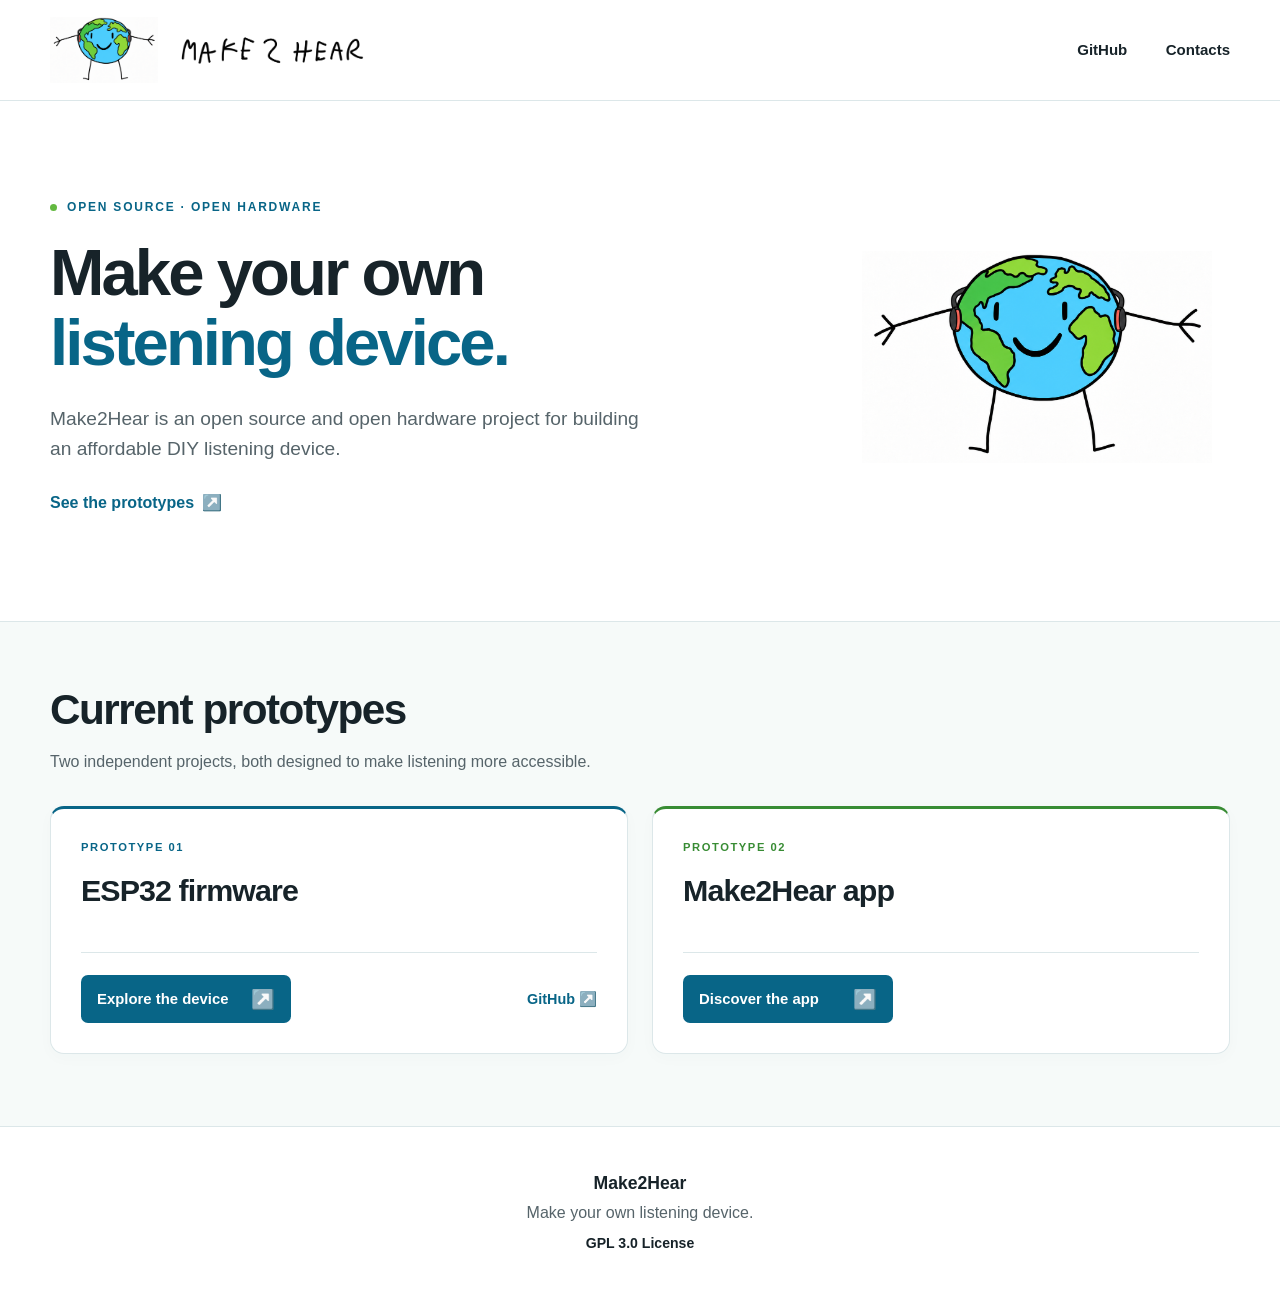
<file: index.html>
<!doctype html>
<html lang="en">
<head>
  <meta charset="utf-8">
  <meta name="viewport" content="width=device-width, initial-scale=1">
  <meta name="description" content="Make2Hear is a prototype-stage ESP32 firmware and a forthcoming listening app for iOS and Android.">
  <title>Make2Hear — Listening prototypes in progress</title>
  <link rel="icon" type="image/png" href="img/logo/logo.png">
  <link rel="stylesheet" href="style.css">
</head>
<body>
  <a class="skip-link" href="#content">Skip to content</a>
  <header class="site-header">
    <div class="container header-inner">
      <a class="brand" href="index.html" aria-label="Make2Hear, return to the home page">
        <img class="brand-globe" src="img/logo/logo.png" alt="" width="1128" height="685">
        <img class="brand-wordmark" src="img/logo/make2hear.png" alt="Make2Hear" width="208" height="72">
      </a>
      <nav aria-label="Main navigation">
        <a href="https://github.com/make2hear/make2Hear-ESP32-Firmware" target="_blank" rel="noopener noreferrer">GitHub</a>
        <a href="contacts.html">Contacts</a>
      </nav>
    </div>
  </header>

  <main id="content">
    <section class="intro container" aria-labelledby="intro-title">
      <div class="intro-copy">
        <p class="eyebrow">Open source · Open hardware</p>
        <h1 id="intro-title">Make your own <span>listening device.</span></h1>
        <p class="lead">Make2Hear is an open source and open hardware project for building an affordable DIY listening device.</p>
        <a class="text-link" href="#prototypes">See the prototypes <span aria-hidden="true">↗️</span></a>
      </div>
      <img class="hero-logo" src="img/logo/logo.png" alt="Make2Hear's smiling globe logo" width="1416" height="1111">
    </section>

    <section class="prototypes-section" id="prototypes" aria-labelledby="prototypes-title">
      <div class="container">
        <div class="section-heading">
          <h2 id="prototypes-title">Current prototypes</h2>
          <p>Two independent projects, both designed to make listening more accessible.</p>
        </div>
        <div class="prototype-cards">
          <article class="prototype-card">
            <div class="prototype-card-copy">
              <p class="prototype-label">PROTOTYPE 01</p>
              <h3>ESP32 firmware</h3>
            </div>
            <div class="prototype-actions">
              <a class="button" href="device.html" target="_blank" rel="noopener noreferrer">Explore the device <span aria-hidden="true">↗️</span></a>
              <a class="text-link" href="https://github.com/make2hear/make2Hear-ESP32-Firmware" target="_blank" rel="noopener noreferrer">GitHub <span aria-hidden="true">↗️</span></a>
            </div>
          </article>
          <article class="prototype-card app-card">
            <div class="prototype-card-copy">
              <p class="prototype-label">PROTOTYPE 02</p>
              <h3>Make2Hear app</h3>
            </div>
            <div class="prototype-actions">
              <a class="button" href="app.html">Discover the app <span aria-hidden="true">↗️</span></a>
            </div>
          </article>
        </div>
      </div>
    </section>
  </main>

  <footer class="site-footer">
    <div class="container component-footer">
      <div class="footer-center">
        <strong class="footer-name">Make2Hear</strong>
        <p class="footer-message">Make your own listening device.</p>
        <a class="footer-license" href="https://www.gnu.org/licenses/gpl-3.0.html">GPL 3.0 License</a>
      </div>
    </div>
  </footer>
</body>
</html>
</file>
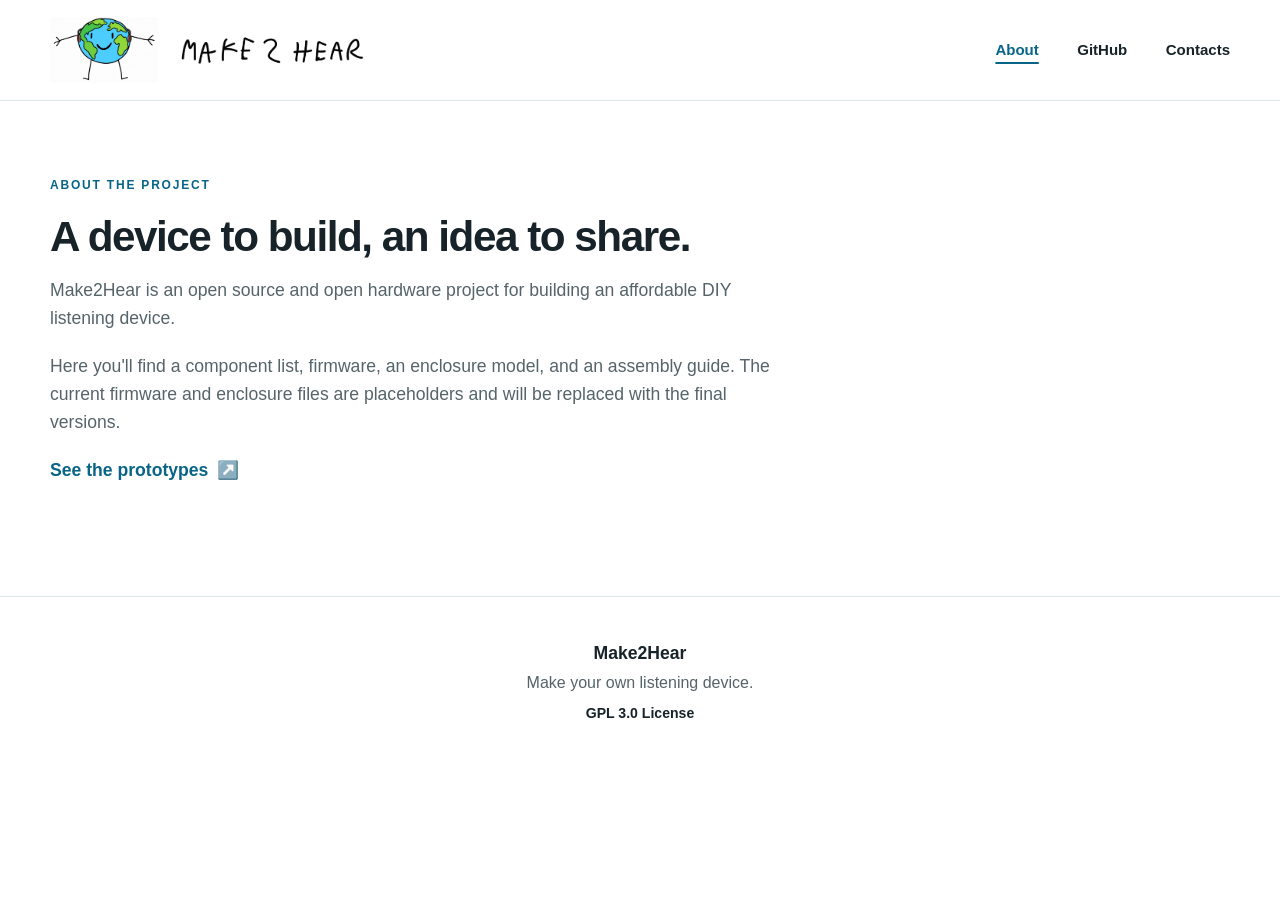
<file: about.html>
<!doctype html>
<html lang="en">
<head>
  <meta charset="utf-8">
  <meta name="viewport" content="width=device-width, initial-scale=1">
  <meta name="description" content="Learn about the open Make2Hear project.">
  <title>About — Make2Hear</title>
  <link rel="icon" type="image/png" href="img/logo/logo.png">
  <link rel="stylesheet" href="style.css">
</head>
<body>
  <a class="skip-link" href="#content">Skip to content</a>
  <header class="site-header"><div class="container header-inner">
    <a class="brand" href="index.html" aria-label="Make2Hear, return to the home page"><img class="brand-globe" src="img/logo/logo.png" alt="" width="1128" height="685"><img class="brand-wordmark" src="img/logo/make2hear.png" alt="Make2Hear" width="208" height="72"></a>
    <nav aria-label="Main navigation"><a href="about.html" aria-current="page">About</a><a href="https://github.com/make2hear/make2Hear-ESP32-Firmware" target="_blank" rel="noopener noreferrer">GitHub</a><a href="contacts.html">Contacts</a></nav>
  </div></header>
  <main id="content" class="container page-main">
    <p class="eyebrow">ABOUT THE PROJECT</p>
    <h1 class="page-title">A device to build, an idea to share.</h1>
    <div class="page-copy">
      <p>Make2Hear is an open source and open hardware project for building an affordable DIY listening device.</p>
      <p>Here you'll find a component list, firmware, an enclosure model, and an assembly guide. The current firmware and enclosure files are placeholders and will be replaced with the final versions.</p>
      <a class="text-link" href="index.html#prototypes">See the prototypes <span aria-hidden="true">↗️</span></a>
    </div>
  </main>
  <footer class="site-footer">
    <div class="container component-footer">
      <div class="footer-center">
        <strong class="footer-name">Make2Hear</strong>
        <p class="footer-message">Make your own listening device.</p>
        <a class="footer-license" href="https://www.gnu.org/licenses/gpl-3.0.html">GPL 3.0 License</a>
      </div>
    </div>
  </footer>
</body>
</html>
</file>
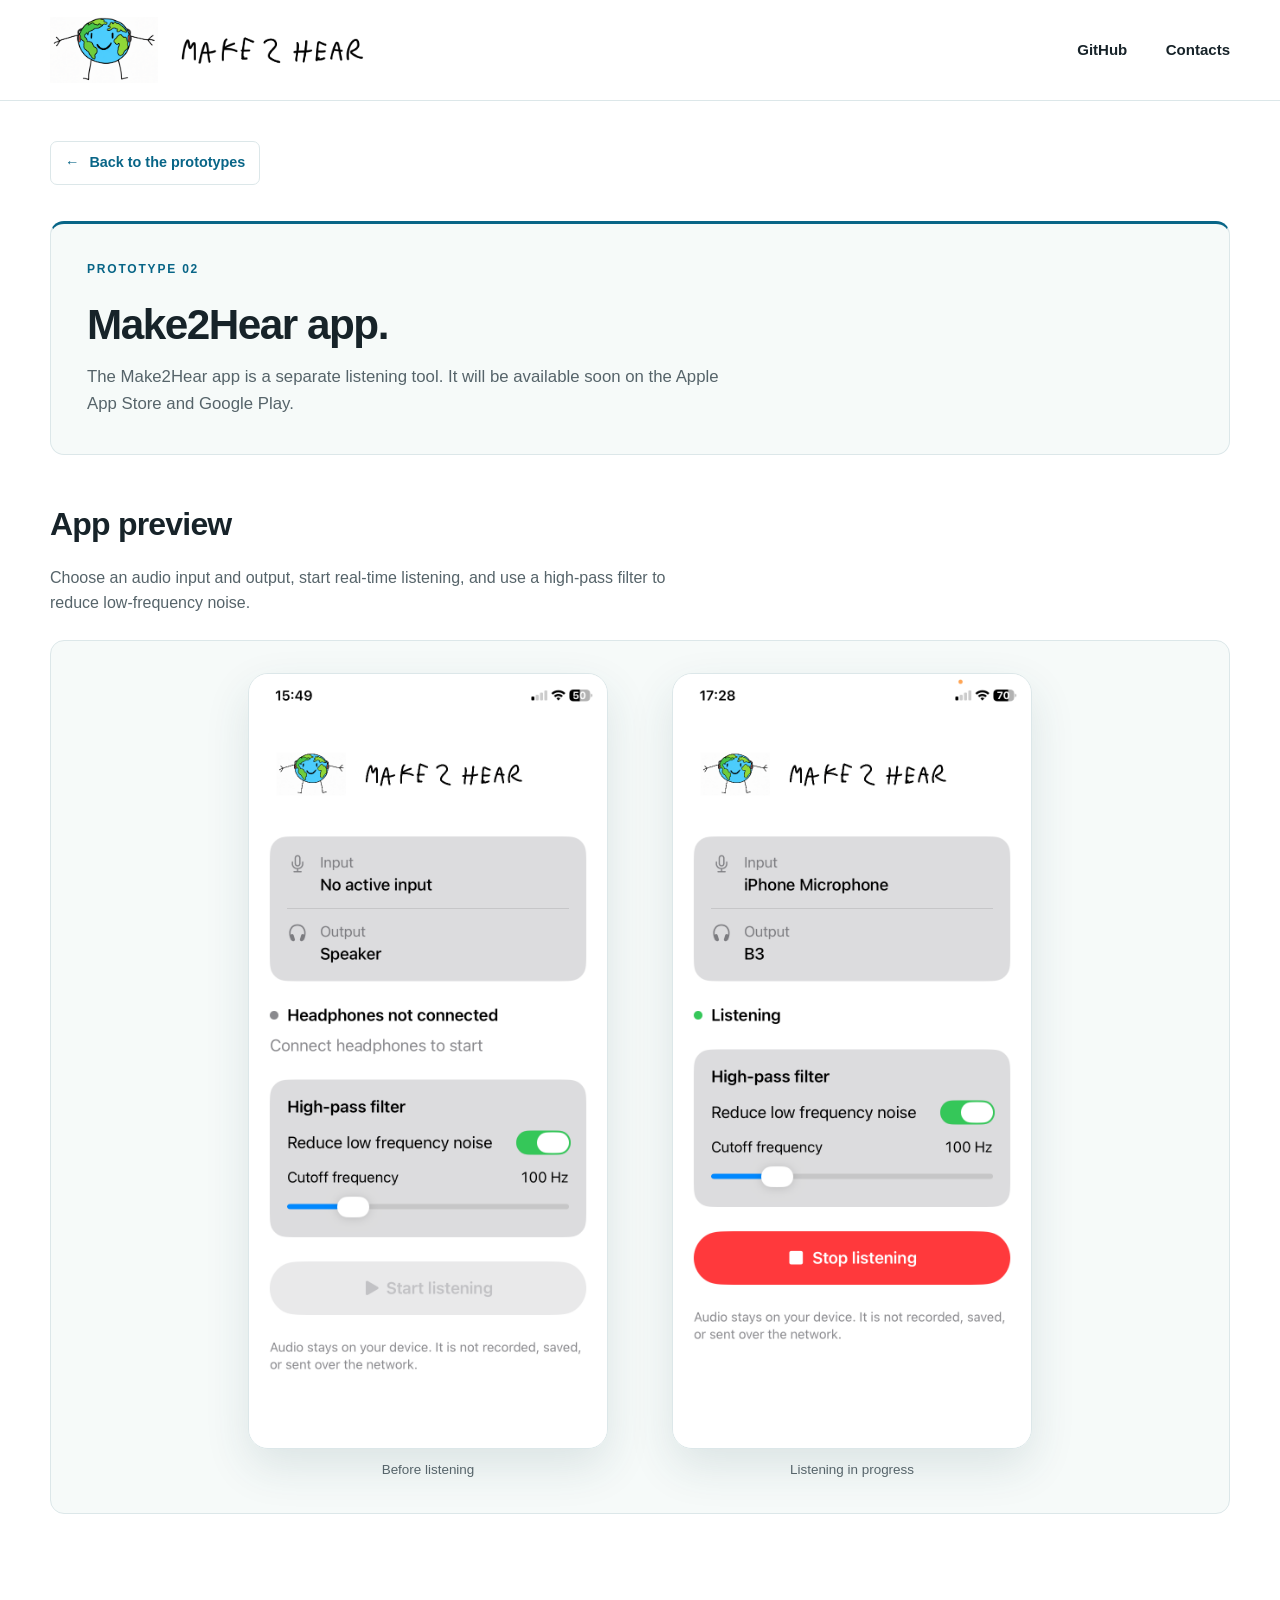
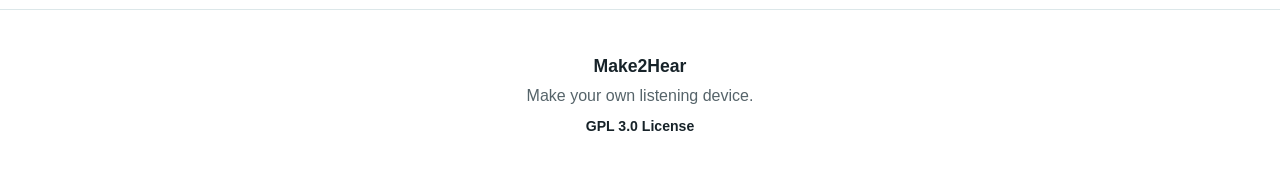
<file: app.html>
<!doctype html>
<html lang="en">
<head>
  <meta charset="utf-8">
  <meta name="viewport" content="width=device-width, initial-scale=1">
  <meta name="description" content="The forthcoming Make2Hear listening app for iOS and Android.">
  <title>Make2Hear app — Make2Hear</title>
  <link rel="icon" type="image/png" href="img/logo/logo.png">
  <link rel="stylesheet" href="style.css?v=20261006-2">
</head>
<body>
  <a class="skip-link" href="#content">Skip to content</a>
  <header class="site-header">
    <div class="container header-inner">
      <a class="brand" href="index.html" aria-label="Make2Hear, return to the home page">
        <img class="brand-globe" src="img/logo/logo.png" alt="" width="1128" height="685">
        <img class="brand-wordmark" src="img/logo/make2hear.png" alt="Make2Hear" width="208" height="72">
      </a>
      <nav aria-label="Main navigation">
        <a href="https://github.com/make2hear/make2Hear-ESP32-Firmware" target="_blank" rel="noopener noreferrer">GitHub</a>
        <a href="contacts.html">Contacts</a>
      </nav>
    </div>
  </header>

  <main id="content" class="container page-main prototype-page">
    <a class="back-link" href="index.html#prototypes"><span aria-hidden="true">←</span> Back to the prototypes</a>
    <section class="prototype-overview" aria-labelledby="app-title">
      <div>
        <div class="prototype-meta">
          <p class="eyebrow">PROTOTYPE 02</p>
        </div>
        <h1 class="page-title" id="app-title">Make2Hear app.</h1>
        <p class="lead">The Make2Hear app is a separate listening tool. It will be available soon on the Apple App Store and Google Play.</p>
      </div>
    </section>
    <section class="prototype-media" aria-labelledby="app-preview-title">
      <div class="media-heading">
        <h2 id="app-preview-title">App preview</h2>
      </div>
      <p class="media-description">Choose an audio input and output, start real-time listening, and use a high-pass filter to reduce low-frequency noise.</p>
      <div class="app-preview-panel">
        <figure class="app-preview">
          <img src="img/make2hear-ios-before-listening.png" alt="Make2Hear before listening, with no active input, headphones not connected, and the Start listening button disabled" width="828" height="1792">
          <figcaption>Before listening</figcaption>
        </figure>
        <figure class="app-preview">
          <img src="img/make2hear-ios-prototype.png" alt="The Make2Hear app prototype showing input and output selection, listening status, and a high-pass filter control" width="828" height="1792">
          <figcaption>Listening in progress</figcaption>
        </figure>
      </div>
    </section>
  </main>

  <footer class="site-footer">
    <div class="container component-footer">
      <div class="footer-center">
        <strong class="footer-name">Make2Hear</strong>
        <p class="footer-message">Make your own listening device.</p>
        <a class="footer-license" href="https://www.gnu.org/licenses/gpl-3.0.html">GPL 3.0 License</a>
      </div>
    </div>
  </footer>
</body>
</html>
</file>
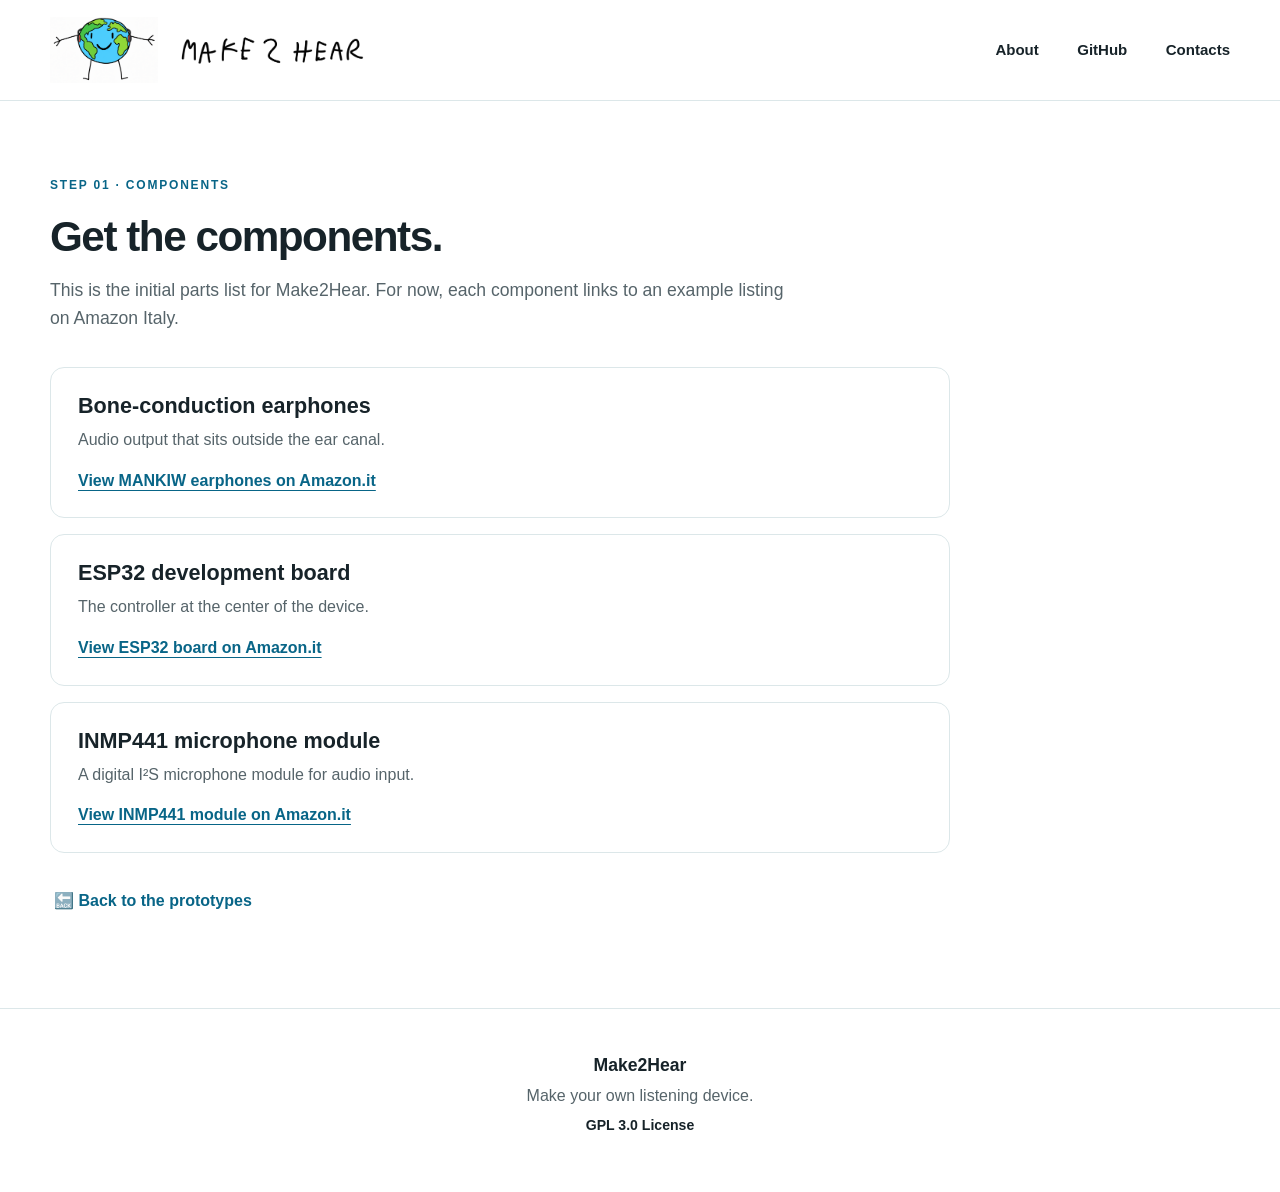
<file: components.html>
<!doctype html>
<html lang="en">
<head>
  <meta charset="utf-8">
  <meta name="viewport" content="width=device-width, initial-scale=1">
  <meta name="description" content="The initial component list for building a Make2Hear device, with links to Amazon Italy.">
  <title>Components — Make2Hear</title>
  <link rel="icon" type="image/png" href="img/logo/logo.png">
  <link rel="stylesheet" href="style.css">
</head>
<body>
  <a class="skip-link" href="#content">Skip to content</a>
  <header class="site-header"><div class="container header-inner">
    <a class="brand" href="index.html" aria-label="Make2Hear, return to the home page"><img class="brand-globe" src="img/logo/logo.png" alt="" width="1128" height="685"><img class="brand-wordmark" src="img/logo/make2hear.png" alt="Make2Hear" width="208" height="72"></a>
    <nav aria-label="Main navigation"><a href="about.html">About</a><a href="https://github.com/make2hear/make2Hear-ESP32-Firmware" target="_blank" rel="noopener noreferrer">GitHub</a><a href="contacts.html">Contacts</a></nav>
  </div></header>
  <main id="content" class="container page-main">
    <p class="eyebrow">STEP 01 · COMPONENTS</p>
    <h1 class="page-title">Get the components.</h1>
    <div class="page-copy"><p>This is the initial parts list for Make2Hear. For now, each component links to an example listing on Amazon Italy.</p></div>
    <div class="component-list">
      <section class="component" aria-labelledby="bone-title">
        <h2 id="bone-title">Bone-conduction earphones</h2>
        <p>Audio output that sits outside the ear canal.</p>
        <div class="purchase-links" aria-label="Amazon Italy listing for bone-conduction earphones">
          <a href="https://www.amazon.it/dp/B0FVFNV6QJ">View MANKIW earphones on Amazon.it </a>
        </div>
      </section>
      <section class="component" aria-labelledby="esp-title">
        <h2 id="esp-title">ESP32 development board</h2>
        <p>The controller at the center of the device.</p>
        <div class="purchase-links" aria-label="Amazon Italy listing for an ESP32 development board">
          <a href="https://www.amazon.it/dp/B0DKF9NCN1">View ESP32 board on Amazon.it </a>
        </div>
      </section>
      <section class="component" aria-labelledby="mic-title">
        <h2 id="mic-title">INMP441 microphone module</h2>
        <p>A digital I²S microphone module for audio input.</p>
        <div class="purchase-links" aria-label="Amazon Italy listing for an INMP441 microphone module">
          <a href="https://www.amazon.it/dp/B0FQCHHJSC">View INMP441 module on Amazon.it</a>
        </div>
      </section>
    </div>
    <a class="text-link" href="index.html#prototypes"> <span aria-hidden="true">🔙</span> Back to the prototypes</a>
  </main>
  <footer class="site-footer">
    <div class="container component-footer">
      <div class="footer-center">
        <strong class="footer-name">Make2Hear</strong>
        <p class="footer-message">Make your own listening device.</p>
        <a class="footer-license" href="https://www.gnu.org/licenses/gpl-3.0.html">GPL 3.0 License</a>
      </div>
    </div>
  </footer>
</body>
</html>
</file>
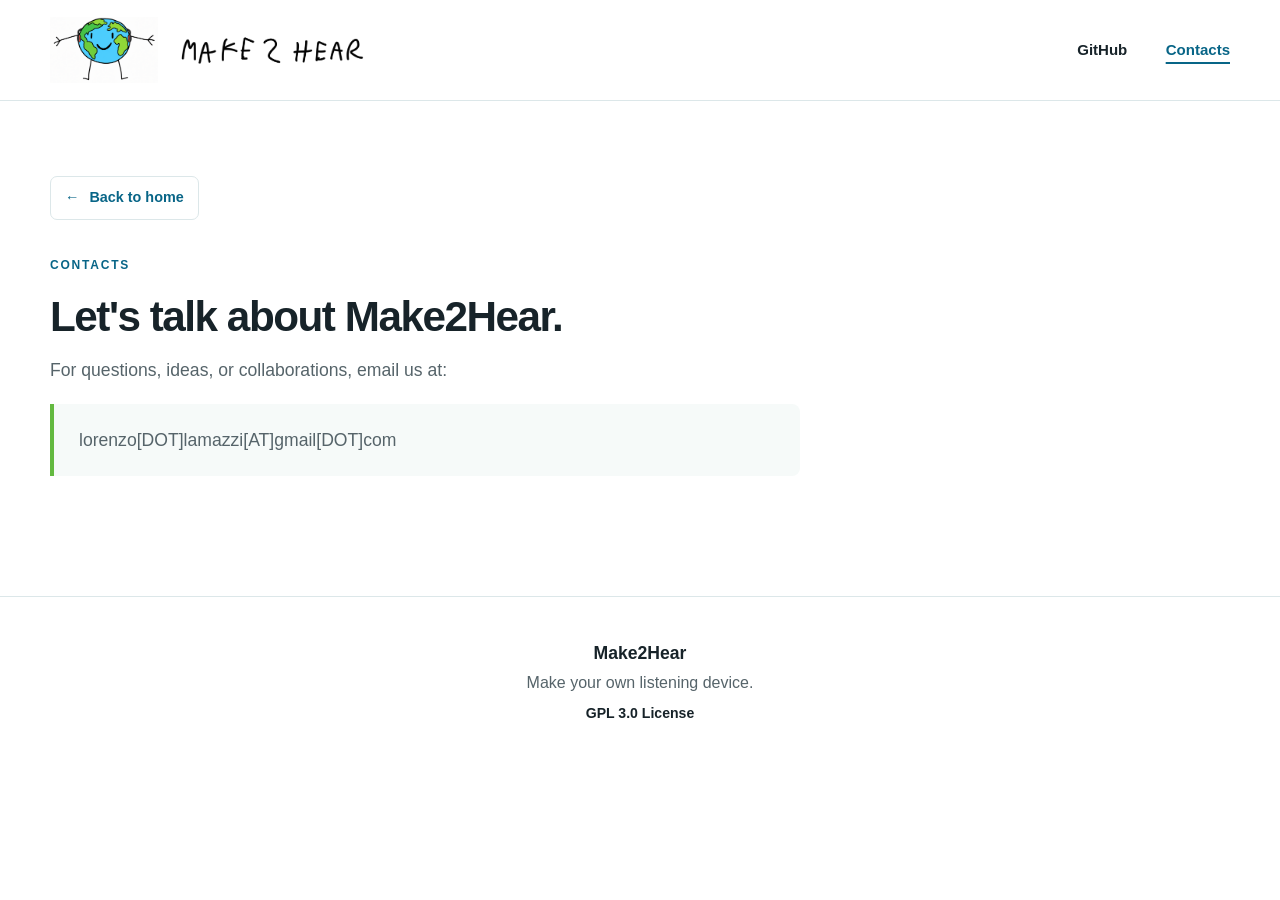
<file: contacts.html>
<!doctype html>
<html lang="en">
<head>
  <meta charset="utf-8">
  <meta name="viewport" content="width=device-width, initial-scale=1">
  <meta name="description" content="Get in touch with the Make2Hear project.">
  <title>Contacts — Make2Hear</title>
  <link rel="icon" type="image/png" href="img/logo/logo.png">
  <link rel="stylesheet" href="style.css">
</head>
<body>
  <a class="skip-link" href="#content">Skip to content</a>
  <header class="site-header"><div class="container header-inner">
    <a class="brand" href="index.html" aria-label="Make2Hear, return to the home page"><img class="brand-globe" src="img/logo/logo.png" alt="" width="1128" height="685"><img class="brand-wordmark" src="img/logo/make2hear.png" alt="Make2Hear" width="208" height="72"></a>
    <nav aria-label="Main navigation"><a href="https://github.com/make2hear/make2Hear-ESP32-Firmware" target="_blank" rel="noopener noreferrer">GitHub</a><a href="contacts.html" aria-current="page">Contacts</a></nav>
  </div></header>
  <main id="content" class="container page-main">
    <a class="back-link" href="index.html"><span aria-hidden="true">←</span> Back to home</a>
    <p class="eyebrow">CONTACTS</p>
    <h1 class="page-title">Let's talk about Make2Hear.</h1>
    <div class="page-copy">
      <p>For questions, ideas, or collaborations, email us at:</p>
      <p class="notice">lorenzo[DOT]lamazzi[AT]gmail[DOT]com</p>
    </div>
  </main>
  <footer class="site-footer">
    <div class="container component-footer">
      <div class="footer-center">
        <strong class="footer-name">Make2Hear</strong>
        <p class="footer-message">Make your own listening device.</p>
        <a class="footer-license" href="https://www.gnu.org/licenses/gpl-3.0.html">GPL 3.0 License</a>
      </div>
    </div>
  </footer>
</body>
</html>
</file>
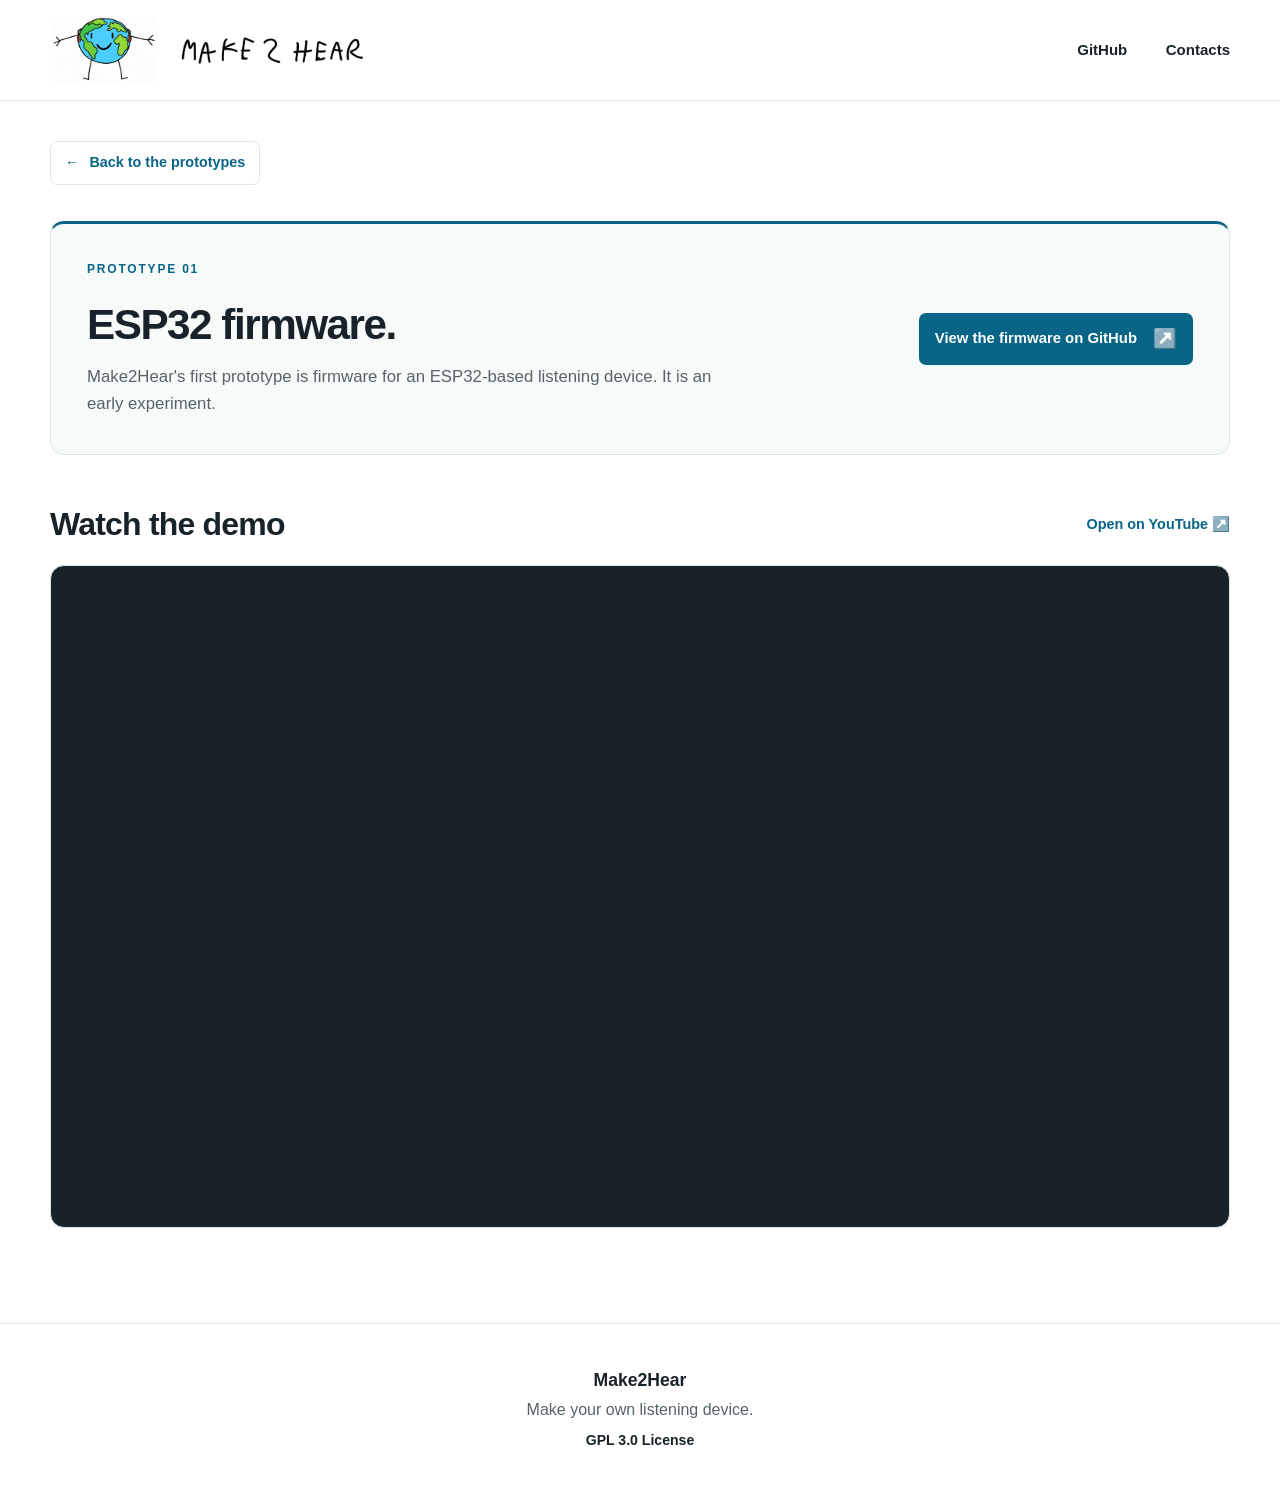
<file: device.html>
<!doctype html>
<html lang="en">
<head>
  <meta charset="utf-8">
  <meta name="viewport" content="width=device-width, initial-scale=1">
  <meta name="description" content="The Make2Hear ESP32 firmware prototype.">
  <title>ESP32 firmware — Make2Hear</title>
  <link rel="icon" type="image/png" href="img/logo/logo.png">
  <link rel="stylesheet" href="style.css?v=20261006">
</head>
<body>
  <a class="skip-link" href="#content">Skip to content</a>
  <header class="site-header">
    <div class="container header-inner">
      <a class="brand" href="index.html" aria-label="Make2Hear, return to the home page">
        <img class="brand-globe" src="img/logo/logo.png" alt="" width="1128" height="685">
        <img class="brand-wordmark" src="img/logo/make2hear.png" alt="Make2Hear" width="208" height="72">
      </a>
      <nav aria-label="Main navigation">
        <a href="https://github.com/make2hear/make2Hear-ESP32-Firmware" target="_blank" rel="noopener noreferrer">GitHub</a>
        <a href="contacts.html">Contacts</a>
      </nav>
    </div>
  </header>

  <main id="content" class="container page-main prototype-page">
    <a class="back-link" href="index.html#prototypes"><span aria-hidden="true">←</span> Back to the prototypes</a>
    <section class="prototype-overview" aria-labelledby="device-title">
      <div>
        <div class="prototype-meta">
          <p class="eyebrow">PROTOTYPE 01</p>
        </div>
        <h1 class="page-title" id="device-title">ESP32 firmware.</h1>
        <p class="lead">Make2Hear's first prototype is firmware for an ESP32-based listening device. It is an early experiment.</p>
      </div>
      <a class="button device-repository" href="https://github.com/make2hear/make2Hear-ESP32-Firmware" target="_blank" rel="noopener noreferrer">View the firmware on GitHub <span aria-hidden="true">↗️</span></a>
    </section>
    <section class="prototype-media" aria-labelledby="demo-title">
      <div class="media-heading">
        <h2 id="demo-title">Watch the demo</h2>
        <a class="text-link" href="https://youtu.be/bU4ih-u5j3c" target="_blank" rel="noopener noreferrer">Open on YouTube <span aria-hidden="true">↗️</span></a>
      </div>
      <iframe
        class="demo-video"
        src="https://www.youtube-nocookie.com/embed/bU4ih-u5j3c"
        title="Make2Hear ESP32 prototype demo"
        width="1280"
        height="720"
        referrerpolicy="strict-origin-when-cross-origin"
        allow="encrypted-media; picture-in-picture; fullscreen"
        allowfullscreen>
      </iframe>
    </section>
  </main>

  <footer class="site-footer">
    <div class="container component-footer">
      <div class="footer-center">
        <strong class="footer-name">Make2Hear</strong>
        <p class="footer-message">Make your own listening device.</p>
        <a class="footer-license" href="https://www.gnu.org/licenses/gpl-3.0.html">GPL 3.0 License</a>
      </div>
    </div>
  </footer>
</body>
</html>
</file>
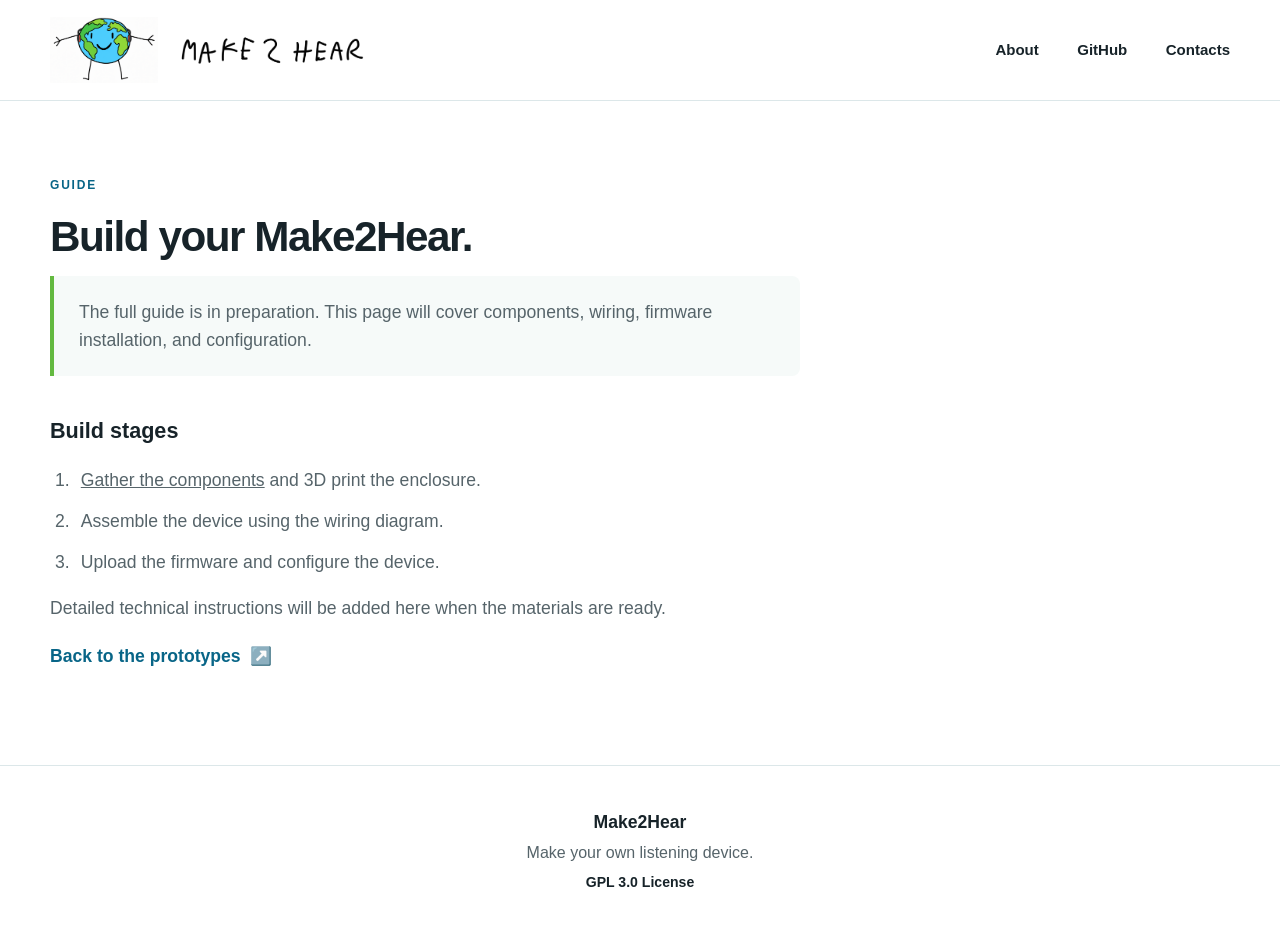
<file: guide.html>
<!doctype html>
<html lang="en">
<head>
  <meta charset="utf-8">
  <meta name="viewport" content="width=device-width, initial-scale=1">
  <meta name="description" content="A preliminary guide to building a Make2Hear device.">
  <title>Guide — Make2Hear</title>
  <link rel="icon" type="image/png" href="img/logo/logo.png">
  <link rel="stylesheet" href="style.css">
</head>
<body>
  <a class="skip-link" href="#content">Skip to content</a>
  <header class="site-header"><div class="container header-inner">
    <a class="brand" href="index.html" aria-label="Make2Hear, return to the home page"><img class="brand-globe" src="img/logo/logo.png" alt="" width="1128" height="685"><img class="brand-wordmark" src="img/logo/make2hear.png" alt="Make2Hear" width="208" height="72"></a>
    <nav aria-label="Main navigation"><a href="about.html">About</a><a href="https://github.com/make2hear/make2Hear-ESP32-Firmware" target="_blank" rel="noopener noreferrer">GitHub</a><a href="contacts.html">Contacts</a></nav>
  </div></header>
  <main id="content" class="container page-main">
    <p class="eyebrow">GUIDE</p>
    <h1 class="page-title">Build your Make2Hear.</h1>
    <div class="page-copy">
      <p class="notice">The full guide is in preparation. This page will cover components, wiring, firmware installation, and configuration.</p>
      <h2>Build stages</h2>
      <ol>
        <li><a href="components.html">Gather the components</a> and 3D print the enclosure.</li>
        <li>Assemble the device using the wiring diagram.</li>
        <li>Upload the firmware and configure the device.</li>
      </ol>
      <p>Detailed technical instructions will be added here when the materials are ready.</p>
      <a class="text-link" href="index.html#prototypes">Back to the prototypes <span aria-hidden="true">↗️</span></a>
    </div>
  </main>
  <footer class="site-footer">
    <div class="container component-footer">
      <div class="footer-center">
        <strong class="footer-name">Make2Hear</strong>
        <p class="footer-message">Make your own listening device.</p>
        <a class="footer-license" href="https://www.gnu.org/licenses/gpl-3.0.html">GPL 3.0 License</a>
      </div>
    </div>
  </footer>
</body>
</html>
</file>
<file: style.css>
:root{--ink:#172329;--muted:#56646a;--blue:#087eac;--blue-dark:#086587;--green:#63b940;--line:#dce7e9;--soft:#f6faf9}
*{box-sizing:border-box}
html{scroll-behavior:smooth}
body{margin:0;background:#fff;color:var(--ink);font-family:-apple-system,BlinkMacSystemFont,"Segoe UI",Arial,sans-serif;line-height:1.6}
img{max-width:100%;height:auto}
a{color:inherit}
a:focus-visible{outline:3px solid var(--blue);outline-offset:4px;border-radius:3px}
.container{width:min(100% - 48px,1180px);margin-inline:auto}
.skip-link{position:absolute;left:16px;top:-80px;z-index:10;background:var(--ink);color:#fff;padding:10px 16px}.skip-link:focus{top:12px}
.site-header{border-bottom:1px solid var(--line)}
.header-inner{min-height:100px;display:flex;align-items:center;justify-content:space-between;gap:24px}
.brand{display:inline-flex;align-items:center;gap:10px;text-decoration:none;flex:none}
.brand-globe{width:108px;height:auto;display:block}
.brand-wordmark{width:208px;height:auto;display:block}
nav{display:flex;align-items:center;gap:clamp(18px,3vw,42px)}
nav a,.footer-links a{text-decoration:none;font-size:.94rem;font-weight:600}
nav a{display:inline-flex;align-items:center;min-height:44px}
nav a:hover,.footer-links a:hover,.text-link:hover{text-decoration:underline;text-underline-offset:5px}
nav a[aria-current="page"]{color:var(--blue-dark);text-decoration:underline;text-decoration-thickness:2px;text-underline-offset:7px}
.intro{min-height:520px;display:grid;grid-template-columns:minmax(0,1.3fr) minmax(260px,.7fr);align-items:center;gap:clamp(24px,6vw,90px);padding-block:76px 84px}
.intro-copy{max-width:670px}
.eyebrow{text-transform:uppercase;letter-spacing:.15em;font-size:.75rem;font-weight:800;color:var(--blue-dark);margin:0 0 20px}
.eyebrow-dot{display:inline-block;width:8px;height:8px;border-radius:50%;background:var(--green);margin-right:9px}
.intro .eyebrow{display:flex;align-items:center;gap:10px}
.intro .eyebrow::before{content:"";width:7px;height:7px;background:var(--green);border-radius:50%;flex:none}
h1,h2,h3,p{margin-top:0}
h1{font-size:clamp(2.6rem,5.1vw,4.5rem);line-height:1.08;letter-spacing:-.045em;margin-bottom:25px;max-width:730px}
h1 span{color:var(--blue-dark)}
.intro h1 span{display:block}
.lead{font-size:clamp(1.04rem,1.5vw,1.2rem);color:var(--muted);max-width:590px;margin-bottom:25px}
.text-link{font-weight:700;color:var(--blue-dark);text-decoration:none}
.text-link span{margin-left:4px}
.hero-logo{width:100%;max-width:350px;justify-self:center;display:block}
.prototypes-section{background:var(--soft);padding-block:64px 72px;border-top:1px solid var(--line);scroll-margin-top:24px}
.prototype-cards{display:grid;grid-template-columns:repeat(2,minmax(0,1fr));gap:24px}
.prototype-card{
  --card-accent:var(--blue-dark);
  display:flex;
  flex-direction:column;
  gap:32px;
  min-width:0;
  min-height:248px;
  padding:30px;
  background:#fff;
  border:1px solid var(--line);
  border-top:3px solid var(--card-accent);
  border-radius:14px;
  box-shadow:0 4px 16px rgba(31,70,79,.025);
}
.prototype-card-copy{max-width:470px}
.prototype-label{color:var(--card-accent);font-size:.7rem;font-weight:700;letter-spacing:.14em;margin:0 0 14px}
.prototype-card h3{font-size:clamp(1.6rem,2.4vw,1.9rem);line-height:1.25;letter-spacing:-.03em;margin:0}
.prototype-actions{
  display:flex;
  align-items:center;
  justify-content:space-between;
  flex-wrap:wrap;
  gap:12px 16px;
  margin-top:auto;
  padding-top:22px;
  border-top:1px solid var(--line);
}
.prototype-actions .button{flex:none;width:min(100%,210px);min-height:48px;margin:0;align-self:center}
.prototype-actions .text-link{display:inline-flex;align-items:center;min-height:44px;margin:0;font-size:.9rem}
.app-card{--card-accent:#388c34}
.app-preview{width:min(100%,245px);margin:20px auto 0}
.app-preview img{display:block;width:100%;border:1px solid var(--line);border-radius:20px;box-shadow:0 18px 45px rgba(31,70,79,.12)}
.app-preview figcaption{color:var(--muted);font-size:.84rem;margin-top:10px;text-align:center}
.steps-section{background:var(--soft);padding-block:82px 90px;border-top:1px solid var(--line)}
.section-heading{max-width:720px;margin-bottom:32px}
.section-heading h2,.page-title{font-size:clamp(1.9rem,3.3vw,2.75rem);line-height:1.15;letter-spacing:-.035em;margin-bottom:14px}
.section-heading>p:last-child{color:var(--muted);margin-bottom:0}
.steps{display:grid;grid-template-columns:repeat(4,minmax(0,1fr));gap:18px}
.step{display:flex;flex-direction:column;min-height:323px;padding:29px 27px 27px;background:#fff;border:1px solid var(--line);border-radius:14px;box-shadow:0 10px 30px rgba(31,70,79,.035)}
.step-number{font-size:1.15rem;font-weight:800;letter-spacing:.03em;color:var(--blue-dark);margin-bottom:25px}
.step:nth-child(2) .step-number{color:#388c34}
.step-content{flex:1}
.step h3{font-size:1.4rem;line-height:1.25;letter-spacing:-.025em;margin-bottom:12px}
.step p{color:var(--muted);font-size:.98rem;margin-bottom:27px}
.button{display:inline-flex;justify-content:space-between;align-items:center;gap:16px;width:100%;min-height:52px;padding:11px 16px;background:var(--blue-dark);color:#fff;border-radius:7px;text-decoration:none;font-weight:700;font-size:.93rem;line-height:1.25}
.button:hover{background:#064b65}
.button span{font-size:1.2rem;line-height:1}
.file-note{color:var(--muted);font-size:.88rem;margin:21px 0 0}
.site-footer{border-top:1px solid var(--line);padding-block:42px 54px}
.footer-inner{display:flex;justify-content:space-between;gap:28px}
.footer-inner strong{font-size:1.1rem}.footer-inner p{color:var(--muted);font-size:.9rem;margin:3px 0 0}
.footer-links{display:flex;align-items:flex-start;justify-content:flex-end;gap:18px 28px;flex-wrap:wrap;max-width:660px}
.footer-links a{font-size:.88rem}
.component-footer{display:flex;justify-content:center;text-align:center}
.footer-contact{justify-self:start;font-size:.88rem;font-weight:700;text-decoration:none}
.footer-center{text-align:center}
.footer-name{display:block;font-size:1.1rem}
.footer-message{white-space:nowrap;font-size:clamp(.75rem,2.5vw,1rem);margin:3px 0 0;color:var(--muted)}
.footer-license{display:inline-block;margin-top:6px;font-size:.88rem;font-weight:700;text-decoration:none}
.footer-contact:hover,.footer-license:hover{text-decoration:underline;text-underline-offset:5px}
.page-main{padding-block:75px 95px;min-height:55vh}.page-main .eyebrow{margin-bottom:18px}.page-copy{max-width:750px;color:var(--muted);font-size:1.1rem}.page-copy p{margin-bottom:20px}.page-copy h2{font-size:1.35rem;color:var(--ink);margin:38px 0 12px}.page-copy ol{padding-left:1.4em}.page-copy li{padding-left:.35em;margin-bottom:13px}.page-copy .button{max-width:340px;margin-top:14px}.notice{padding:22px 25px;border-left:4px solid var(--green);background:var(--soft);border-radius:0 8px 8px 0}.app-page{display:grid;grid-template-columns:minmax(0,1fr) minmax(220px,300px);align-items:center;gap:clamp(40px,8vw,120px)}.app-page-preview{width:min(100%,300px);margin:0;justify-self:center}
.component-list{display:grid;gap:16px;max-width:900px;margin:35px 0}.component{border:1px solid var(--line);border-radius:14px;padding:24px 27px;background:#fff}.component h2{font-size:1.35rem;line-height:1.3;margin:0 0 7px}.component p{color:var(--muted);margin:0 0 15px}.purchase-links{display:flex;flex-wrap:wrap;gap:8px 22px}.purchase-links a{font-weight:700;color:var(--blue-dark);text-underline-offset:4px}.component-note{max-width:900px;color:var(--muted);font-size:.94rem}
.back-link{
  display:inline-flex;
  align-items:center;
  gap:10px;
  min-height:44px;
  margin-bottom:36px;
  padding:9px 14px;
  border:1px solid var(--line);
  border-radius:7px;
  color:var(--blue-dark);
  font-size:.9rem;
  font-weight:600;
  text-decoration:none;
}
.back-link:hover{background:var(--soft);border-color:var(--blue-dark)}
.prototype-page{padding-top:40px}
.prototype-overview{
  display:grid;
  grid-template-columns:minmax(0,1fr) auto;
  align-items:center;
  gap:32px 48px;
  padding:36px;
  background:var(--soft);
  border:1px solid var(--line);
  border-top:3px solid var(--blue-dark);
  border-radius:14px;
}
.prototype-meta{margin-bottom:22px}
.prototype-meta .eyebrow{margin:0}
.prototype-overview .lead{max-width:650px;margin-bottom:0;font-size:1.05rem}
.device-repository{max-width:310px}
.prototype-media{margin-top:48px}
.media-heading{display:flex;align-items:center;justify-content:space-between;flex-wrap:wrap;gap:8px 24px;min-height:44px;margin-bottom:18px}
.media-heading h2{margin:0;font-size:clamp(1.5rem,2.5vw,2rem);line-height:1.2;letter-spacing:-.025em}
.media-heading .text-link{display:inline-flex;align-items:center;min-height:44px;font-size:.9rem}
.media-description{max-width:650px;margin-bottom:24px;color:var(--muted)}
.app-preview-panel{display:grid;grid-template-columns:repeat(2,minmax(0,360px));justify-content:center;align-items:start;gap:32px clamp(24px,5vw,64px);padding:32px 24px;border:1px solid var(--line);border-radius:14px;background:var(--soft)}
.app-preview-panel .app-preview{width:100%;margin:0}
@media(max-width:640px){.app-preview-panel{grid-template-columns:minmax(0,360px)}}
.demo-video{display:block;width:100%;height:auto;aspect-ratio:16/9;min-height:200px;border:1px solid var(--line);border-radius:14px;background:var(--ink)}
.demo-video:focus-visible{outline:3px solid var(--blue);outline-offset:4px}
@media(max-width:900px){.prototype-overview{grid-template-columns:minmax(0,1fr);gap:24px}}
@media(max-width:560px){.prototype-overview{padding:24px}.back-link{margin-bottom:28px}.device-repository{max-width:100%}.app-preview-panel{padding:24px}}
@media(max-width:1080px){.steps{grid-template-columns:repeat(2,minmax(0,1fr))}}
@media(max-width:800px){.intro{grid-template-columns:1fr;min-height:auto;padding-block:65px}.hero-logo{width:min(70%,330px);justify-self:center}.prototype-cards{grid-template-columns:1fr}.prototype-card{min-height:0}.steps{grid-template-columns:1fr}.step{min-height:0}.step-number{margin-bottom:12px}.step p{margin-bottom:24px}.footer-inner{flex-direction:column}.footer-links{justify-content:flex-start}.app-page{grid-template-columns:1fr}.app-page-preview{margin-top:8px}}
@media(max-width:640px){.header-inner{min-height:0;align-items:flex-start;flex-direction:column;padding-block:18px;gap:14px}nav{width:100%;justify-content:space-between;gap:12px}}
@media(max-width:560px){.container{width:min(100% - 36px,1180px)}.header-inner{min-height:0;align-items:flex-start;flex-direction:column;padding-block:18px;gap:14px}.brand-globe{width:84px;height:auto}.brand-wordmark{width:168px}nav{width:100%;justify-content:space-between;gap:12px}nav a{font-size:.9rem}.intro{padding-block:51px 58px;gap:18px}.hero-logo{width:min(80%,280px)}.prototypes-section{padding-block:61px 70px}.prototype-card{padding:24px}.app-preview{width:min(88%,245px)}.steps-section{padding-block:61px 70px}.step{padding:24px}.section-heading{margin-bottom:28px}.site-footer{padding-block:34px 45px}.footer-links{flex-direction:column;gap:10px}.page-main{padding-block:55px 75px}}
@media(max-width:560px){.prototype-actions{gap:12px}.prototype-actions .button{width:min(100%,200px);padding-inline:12px;gap:8px;font-size:.875rem}}
@media(prefers-reduced-motion:reduce){html{scroll-behavior:auto}}
</file>
